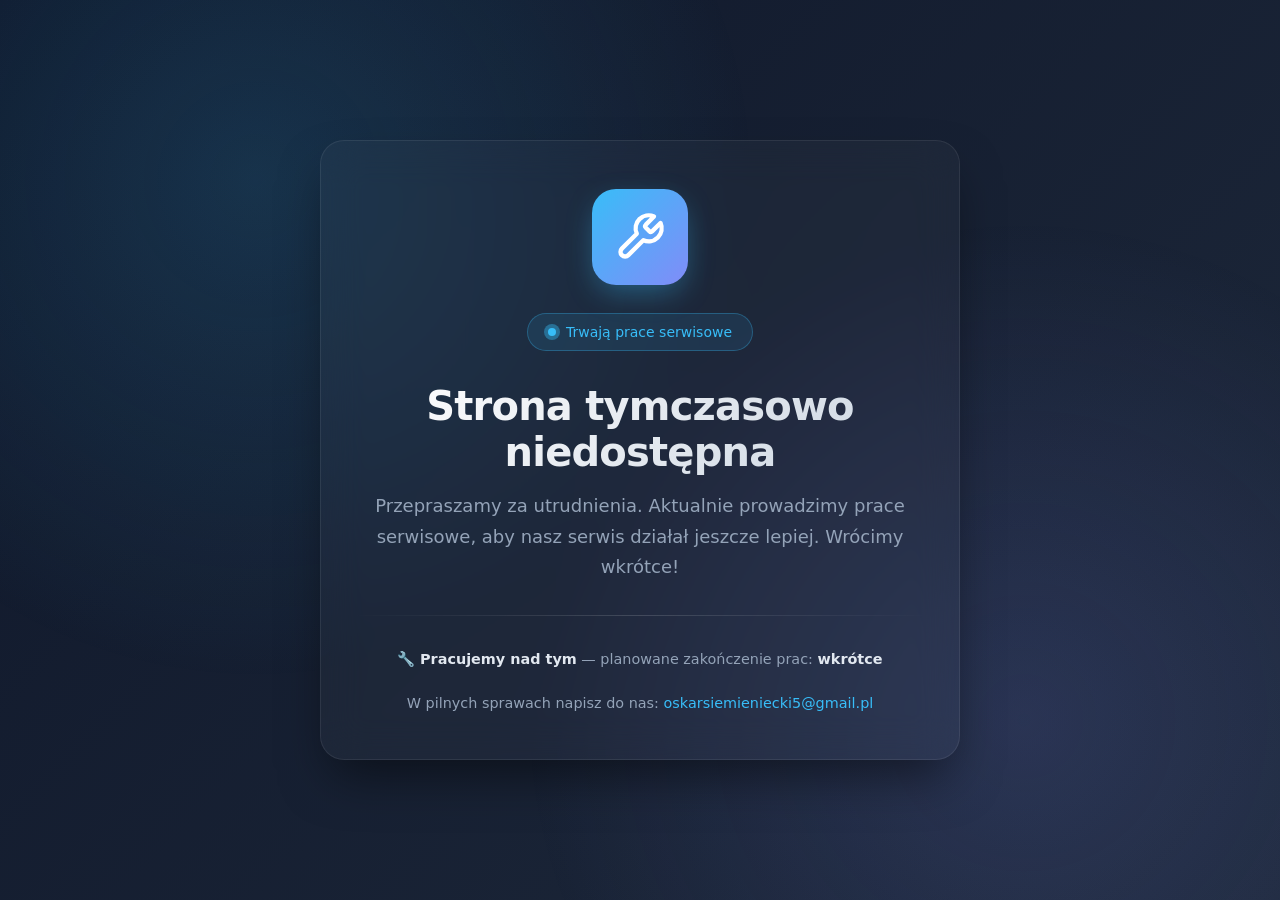
<file: awaria.html>
<!DOCTYPE html>
<html lang="pl">
<head>
    <meta charset="UTF-8">
    <meta name="viewport" content="width=device-width, initial-scale=1.0">
    <meta name="robots" content="noindex, nofollow">
    <title>Prace serwisowe — Strona tymczasowo niedostępna</title>
    <style>
        * {
            margin: 0;
            padding: 0;
            box-sizing: border-box;
        }

        :root {
            --bg-1: #0f172a;
            --bg-2: #1e293b;
            --accent: #38bdf8;
            --accent-2: #818cf8;
            --text: #e2e8f0;
            --text-muted: #94a3b8;
        }

        body {
            font-family: 'Segoe UI', system-ui, -apple-system, sans-serif;
            background: linear-gradient(135deg, var(--bg-1) 0%, var(--bg-2) 100%);
            color: var(--text);
            min-height: 100vh;
            display: flex;
            align-items: center;
            justify-content: center;
            padding: 20px;
            overflow: hidden;
        }

        /* Delikatne tło z animacją */
        body::before {
            content: '';
            position: fixed;
            inset: 0;
            background:
                radial-gradient(circle at 20% 20%, rgba(56, 189, 248, 0.15), transparent 40%),
                radial-gradient(circle at 80% 80%, rgba(129, 140, 248, 0.15), transparent 40%);
            pointer-events: none;
            z-index: 0;
        }

        .container {
            position: relative;
            z-index: 1;
            max-width: 640px;
            width: 100%;
            text-align: center;
            padding: 48px 32px;
            background: rgba(255, 255, 255, 0.03);
            border: 1px solid rgba(255, 255, 255, 0.08);
            border-radius: 24px;
            backdrop-filter: blur(20px);
            box-shadow: 0 25px 50px -12px rgba(0, 0, 0, 0.5);
            animation: fadeIn 0.8s ease-out;
        }

        @keyframes fadeIn {
            from { opacity: 0; transform: translateY(20px); }
            to { opacity: 1; transform: translateY(0); }
        }

        .icon {
            width: 96px;
            height: 96px;
            margin: 0 auto 28px;
            display: flex;
            align-items: center;
            justify-content: center;
            background: linear-gradient(135deg, var(--accent), var(--accent-2));
            border-radius: 24px;
            box-shadow: 0 10px 30px -5px rgba(56, 189, 248, 0.4);
            animation: pulse 2.5s ease-in-out infinite;
        }

        @keyframes pulse {
            0%, 100% { transform: scale(1); box-shadow: 0 10px 30px -5px rgba(56, 189, 248, 0.4); }
            50% { transform: scale(1.05); box-shadow: 0 15px 40px -5px rgba(56, 189, 248, 0.6); }
        }

        .icon svg {
            width: 52px;
            height: 52px;
            stroke: #fff;
            fill: none;
            stroke-width: 2;
            stroke-linecap: round;
            stroke-linejoin: round;
        }

        h1 {
            font-size: clamp(1.75rem, 5vw, 2.5rem);
            font-weight: 700;
            margin-bottom: 16px;
            background: linear-gradient(135deg, #fff 0%, #cbd5e1 100%);
            -webkit-background-clip: text;
            -webkit-text-fill-color: transparent;
            background-clip: text;
            letter-spacing: -0.02em;
        }

        .subtitle {
            font-size: clamp(1rem, 2.5vw, 1.125rem);
            color: var(--text-muted);
            line-height: 1.7;
            margin-bottom: 32px;
        }

        .status {
            display: inline-flex;
            align-items: center;
            gap: 10px;
            padding: 10px 20px;
            background: rgba(56, 189, 248, 0.1);
            border: 1px solid rgba(56, 189, 248, 0.3);
            border-radius: 999px;
            font-size: 0.875rem;
            font-weight: 500;
            color: var(--accent);
            margin-bottom: 32px;
        }

        .status-dot {
            width: 8px;
            height: 8px;
            background: var(--accent);
            border-radius: 50%;
            position: relative;
        }

        .status-dot::after {
            content: '';
            position: absolute;
            inset: -4px;
            border-radius: 50%;
            background: var(--accent);
            opacity: 0.4;
            animation: ping 1.8s cubic-bezier(0, 0, 0.2, 1) infinite;
        }

        @keyframes ping {
            75%, 100% { transform: scale(2); opacity: 0; }
        }

        .divider {
            height: 1px;
            background: linear-gradient(90deg, transparent, rgba(255,255,255,0.15), transparent);
            margin: 32px 0;
        }

        .info {
            font-size: 0.9rem;
            color: var(--text-muted);
            line-height: 1.6;
        }

        .info strong {
            color: var(--text);
            font-weight: 600;
        }

        .contact {
            margin-top: 24px;
            font-size: 0.9rem;
            color: var(--text-muted);
        }

        .contact a {
            color: var(--accent);
            text-decoration: none;
            font-weight: 500;
            transition: opacity 0.2s;
        }

        .contact a:hover {
            opacity: 0.8;
            text-decoration: underline;
        }

        @media (max-width: 480px) {
            .container {
                padding: 32px 20px;
                border-radius: 20px;
            }
            .icon {
                width: 80px;
                height: 80px;
            }
            .icon svg {
                width: 44px;
                height: 44px;
            }
        }
    </style>
</head>
<body>
    <main class="container">
        <div class="icon" aria-hidden="true">
            <svg viewBox="0 0 24 24">
                <path d="M14.7 6.3a1 1 0 0 0 0 1.4l1.6 1.6a1 1 0 0 0 1.4 0l3.77-3.77a6 6 0 0 1-7.94 7.94l-6.91 6.91a2.12 2.12 0 0 1-3-3l6.91-6.91a6 6 0 0 1 7.94-7.94l-3.76 3.76z"/>
            </svg>
        </div>

        <div class="status">
            <span class="status-dot"></span>
            Trwają prace serwisowe
        </div>

        <h1>Strona tymczasowo niedostępna</h1>

        <p class="subtitle">
            Przepraszamy za utrudnienia. Aktualnie prowadzimy prace serwisowe,
            aby nasz serwis działał jeszcze lepiej. Wrócimy wkrótce!
        </p>

        <div class="divider"></div>

        <p class="info">
            🔧 <strong>Pracujemy nad tym</strong> — planowane zakończenie prac:
            <strong>wkrótce</strong>
        </p>

        <p class="contact">
            W pilnych sprawach napisz do nas:
            <a href="mailto:oskarsiemieniecki5@gmail.pl">oskarsiemieniecki5@gmail.pl</a>
        </p>
    </main>
</body>
</html>
</file>
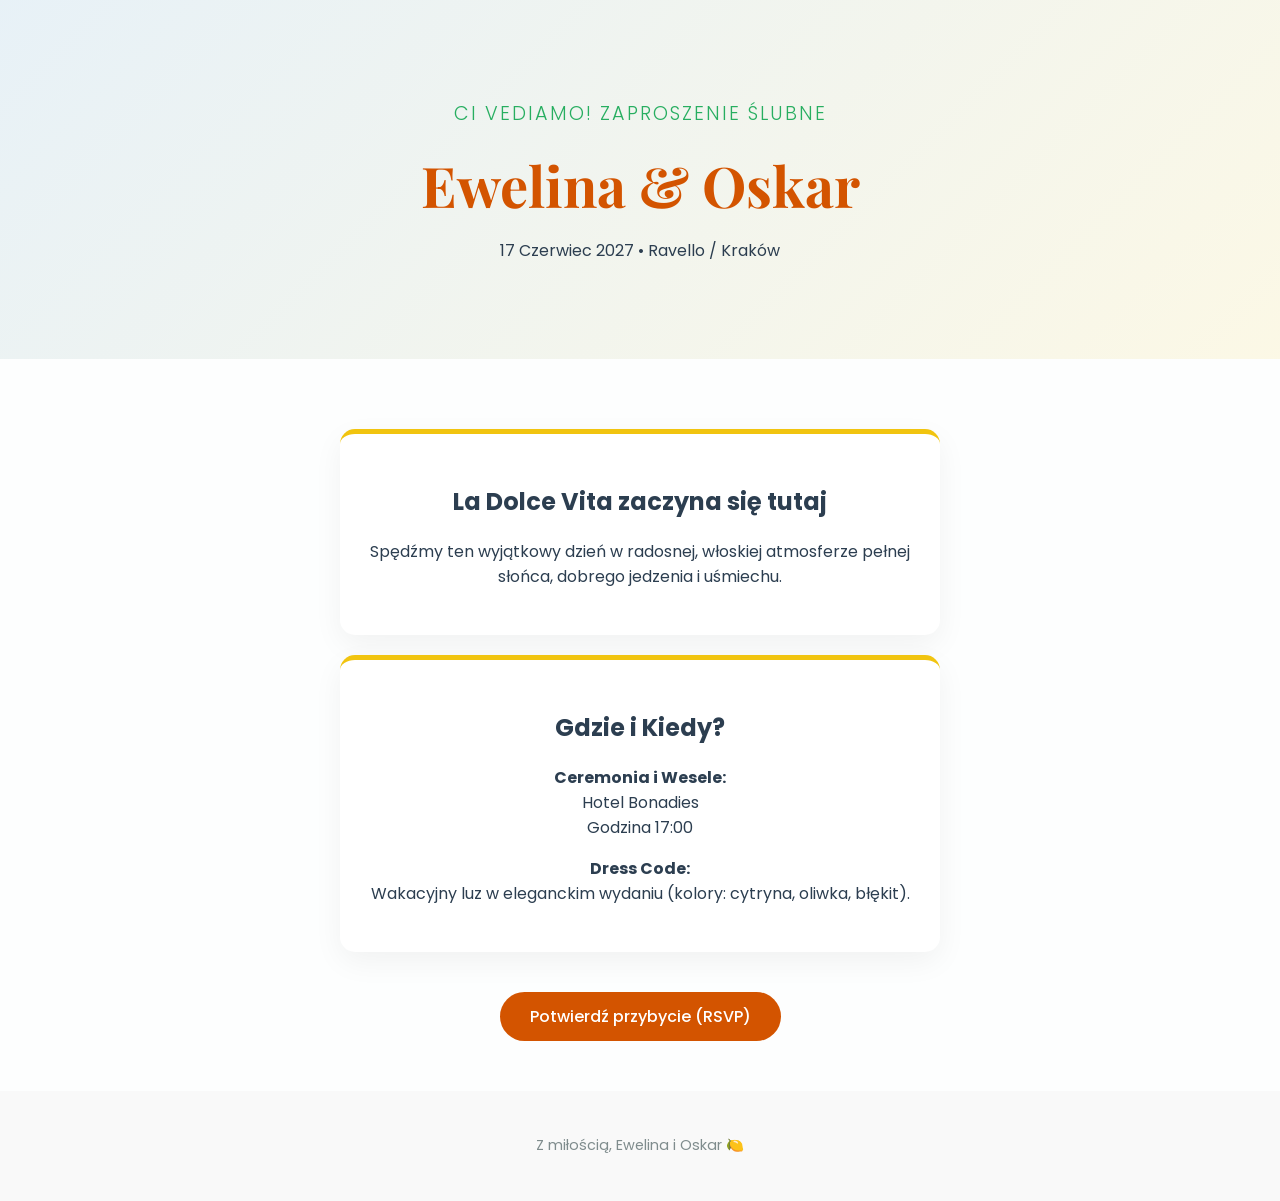
<file: gemini-code-1786996052290.html>
<!DOCTYPE html>
<html lang="pl">
<head>
    <meta charset="UTF-8">
    <meta name="viewport" content="width=device-width, initial-scale=1.0">
    <title>Ewelina & Oskar - Włoskie Wesele</title>
    <link href="https://fonts.googleapis.com/css2?family=Playfair+Display:ital,wght@0,400;0,700;1,400&family=Poppins:wght@300;400;500&display=swap" rel="stylesheet">
    <style>
        :root {
            --primary-yellow: #F1C40F;
            --olive-green: #27AE60;
            --sea-blue: #2980B9;
            --bg-color: #FDFEFE;
            --text-dark: #2C3E50;
            --terracotta: #D35400;
        }

        body {
            margin: 0;
            padding: 0;
            font-family: 'Poppins', sans-serif;
            background-color: var(--bg-color);
            color: var(--text-dark);
            text-align: center;
        }

        header {
            padding: 80px 20px;
            background: linear-gradient(135deg, rgba(41, 128, 185, 0.1), rgba(241, 196, 15, 0.1));
        }

        h1 {
            font-family: 'Playfair Display', serif;
            font-size: 3.5rem;
            margin: 10px 0;
            color: var(--terracotta);
        }

        .subtitle {
            font-size: 1.2rem;
            font-weight: 300;
            letter-spacing: 2px;
            text-transform: uppercase;
            color: var(--olive-green);
        }

        section {
            padding: 50px 20px;
            max-width: 600px;
            margin: 0 auto;
        }

        .details-box {
            background: white;
            border-radius: 15px;
            padding: 30px;
            box-shadow: 0 10px 30px rgba(0,0,0,0.05);
            margin: 20px 0;
            border-top: 5px solid var(--primary-yellow);
        }

        .btn {
            display: inline-block;
            background-color: var(--terracotta);
            color: white;
            padding: 12px 30px;
            border-radius: 30px;
            text-decoration: none;
            font-weight: 500;
            margin-top: 20px;
            transition: background 0.3s;
        }

        .btn:hover {
            background-color: #b94600;
        }

        footer {
            font-size: 0.9rem;
            color: #7f8c8d;
            padding: 30px;
            background-color: #f9f9f9;
        }
    </style>
</head>
<body>

    <header>
        <p class="subtitle">Ci Vediamo! Zaproszenie Ślubne</p>
        <h1>Ewelina & Oskar</h1>
        <p>17 Czerwiec 2027 • Ravello / Kraków</p>
    </header>

    <section>
        <div class="details-box">
            <h2>La Dolce Vita zaczyna się tutaj</h2>
            <p>Spędźmy ten wyjątkowy dzień w radosnej, włoskiej atmosferze pełnej słońca, dobrego jedzenia i uśmiechu.</p>
        </div>

        <div class="details-box">
            <h2>Gdzie i Kiedy?</h2>
            <p><strong>Ceremonia i Wesele:</strong><br>Hotel Bonadies<br>Godzina 17:00</p>
            <p><strong>Dress Code:</strong><br>Wakacyjny luz w eleganckim wydaniu (kolory: cytryna, oliwka, błękit).</p>
        </div>

        <a href="#rsvp" class="btn">Potwierdź przybycie (RSVP)</a>
    </section>

    <footer>
        <p>Z miłością, Ewelina i Oskar 🍋</p>
    </footer>

</body>
</html>
</file>
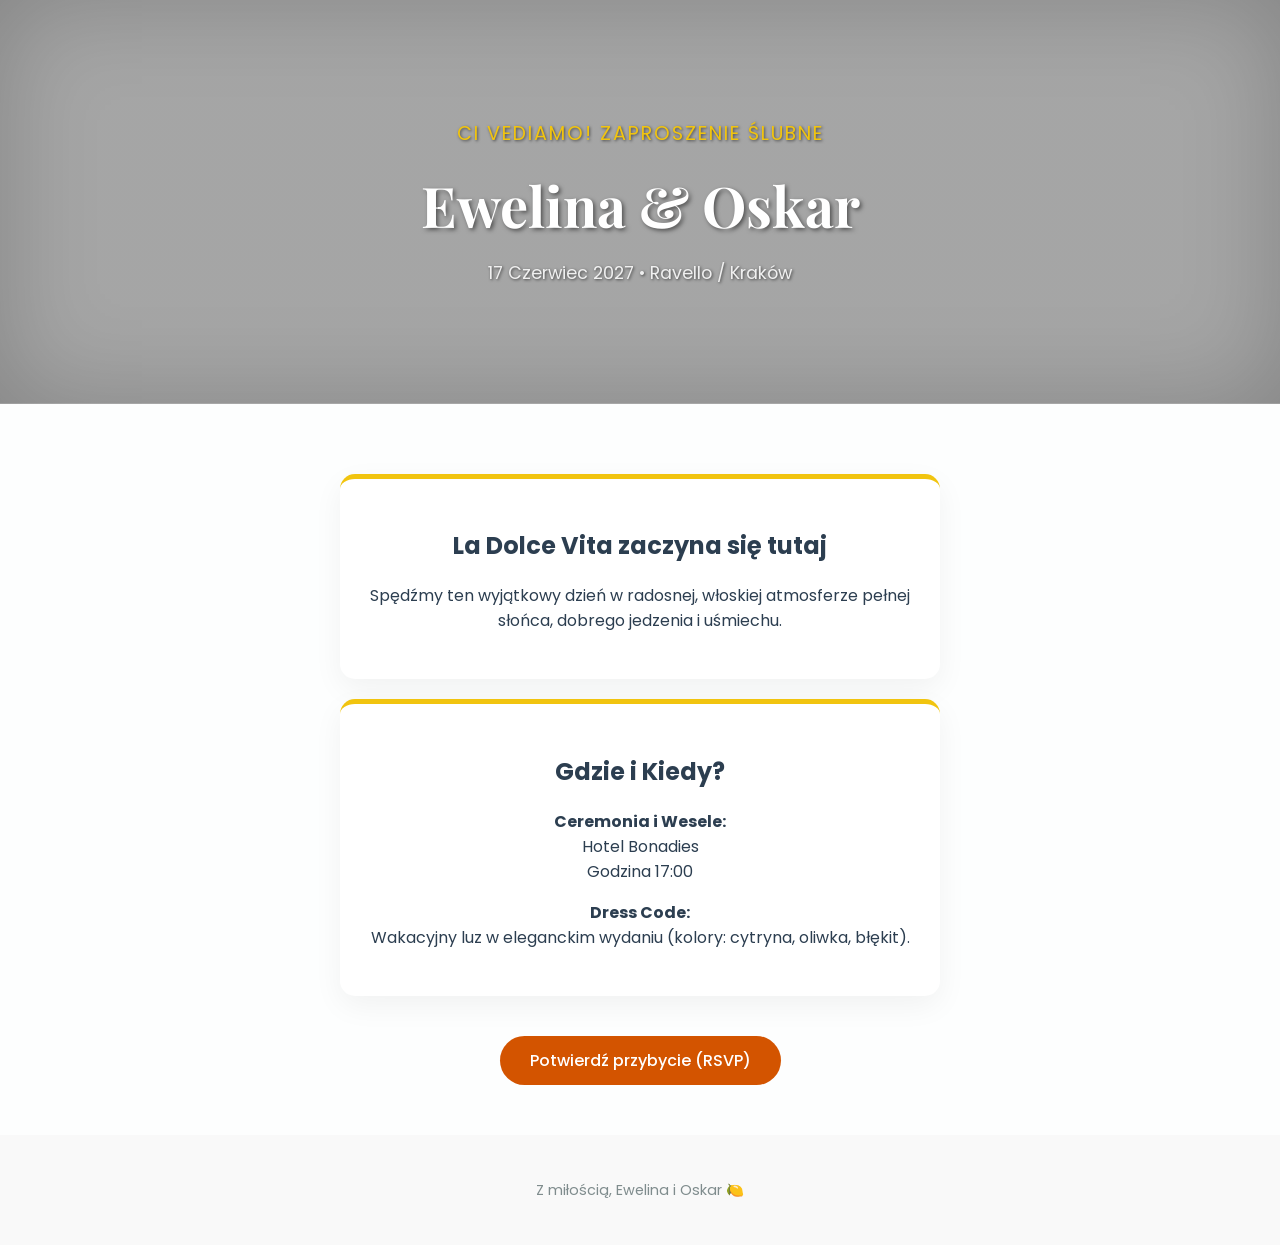
<file: gemini-code-3.html>
<!DOCTYPE html>
<html lang="pl">
<head>
    <meta charset="UTF-8">
    <meta name="viewport" content="width=device-width, initial-scale=1.0">
    <title>Ewelina & Oskar - Włoskie Wesele</title>
    <link href="https://fonts.googleapis.com/css2?family=Playfair+Display:ital,wght@0,400;0,700;1,400&family=Poppins:wght@300;400;500&display=swap" rel="stylesheet">
    <style>
        :root {
            --primary-yellow: #F1C40F;
            --olive-green: #27AE60;
            --sea-blue: #2980B9;
            --bg-color: #FDFEFE;
            --text-dark: #2C3E50;
            --terracotta: #D35400;
        }

        body {
            margin: 0;
            padding: 0;
            font-family: 'Poppins', sans-serif;
            background-color: var(--bg-color);
            color: var(--text-dark);
            text-align: center;
        }

        header {
            padding: 100px 20px;
            background: linear-gradient(rgba(0, 0, 0, 0.35), rgba(0, 0, 0, 0.35)), 
                        url('https://images.unsplash.com/photo-1516483638261-f4dbaf036963?auto=format&fit=crop&w=1600&q=80');
            background-size: cover;
            background-position: center;
            color: white;
            box-shadow: inset 0 0 100px rgba(0, 0, 0, 0.2);
        }

        h1 {
            font-family: 'Playfair Display', serif;
            font-size: 3.5rem;
            margin: 10px 0;
            color: #ffffff;
            text-shadow: 2px 2px 4px rgba(0, 0, 0, 0.5);
        }

        .subtitle {
            font-size: 1.2rem;
            font-weight: 400;
            letter-spacing: 2px;
            text-transform: uppercase;
            color: var(--primary-yellow);
            text-shadow: 1px 1px 3px rgba(0, 0, 0, 0.6);
        }

        header p:last-child {
            font-size: 1.1rem;
            color: #f0f0f0;
            text-shadow: 1px 1px 3px rgba(0, 0, 0, 0.6);
        }

        section {
            padding: 50px 20px;
            max-width: 600px;
            margin: 0 auto;
        }

        .details-box {
            background: white;
            border-radius: 15px;
            padding: 30px;
            box-shadow: 0 10px 30px rgba(0,0,0,0.05);
            margin: 20px 0;
            border-top: 5px solid var(--primary-yellow);
        }

        .btn {
            display: inline-block;
            background-color: var(--terracotta);
            color: white;
            padding: 12px 30px;
            border-radius: 30px;
            text-decoration: none;
            font-weight: 500;
            margin-top: 20px;
            transition: background 0.3s;
        }

        .btn:hover {
            background-color: #b94600;
        }

        footer {
            font-size: 0.9rem;
            color: #7f8c8d;
            padding: 30px;
            background-color: #f9f9f9;
        }
    </style>
</head>
<body>

    <header>
        <p class="subtitle">Ci Vediamo! Zaproszenie Ślubne</p>
        <h1>Ewelina & Oskar</h1>
        <p>17 Czerwiec 2027 • Ravello / Kraków</p>
    </header>

    <section>
        <div class="details-box">
            <h2>La Dolce Vita zaczyna się tutaj</h2>
            <p>Spędźmy ten wyjątkowy dzień w radosnej, włoskiej atmosferze pełnej słońca, dobrego jedzenia i uśmiechu.</p>
        </div>

        <div class="details-box">
            <h2>Gdzie i Kiedy?</h2>
            <p><strong>Ceremonia i Wesele:</strong><br>Hotel Bonadies<br>Godzina 17:00</p>
            <p><strong>Dress Code:</strong><br>Wakacyjny luz w eleganckim wydaniu (kolory: cytryna, oliwka, błękit).</p>
        </div>

        <a href="#rsvp" class="btn">Potwierdź przybycie (RSVP)</a>
    </section>

    <footer>
        <p>Z miłością, Ewelina i Oskar 🍋</p>
    </footer>

</body>
</html>
</file>
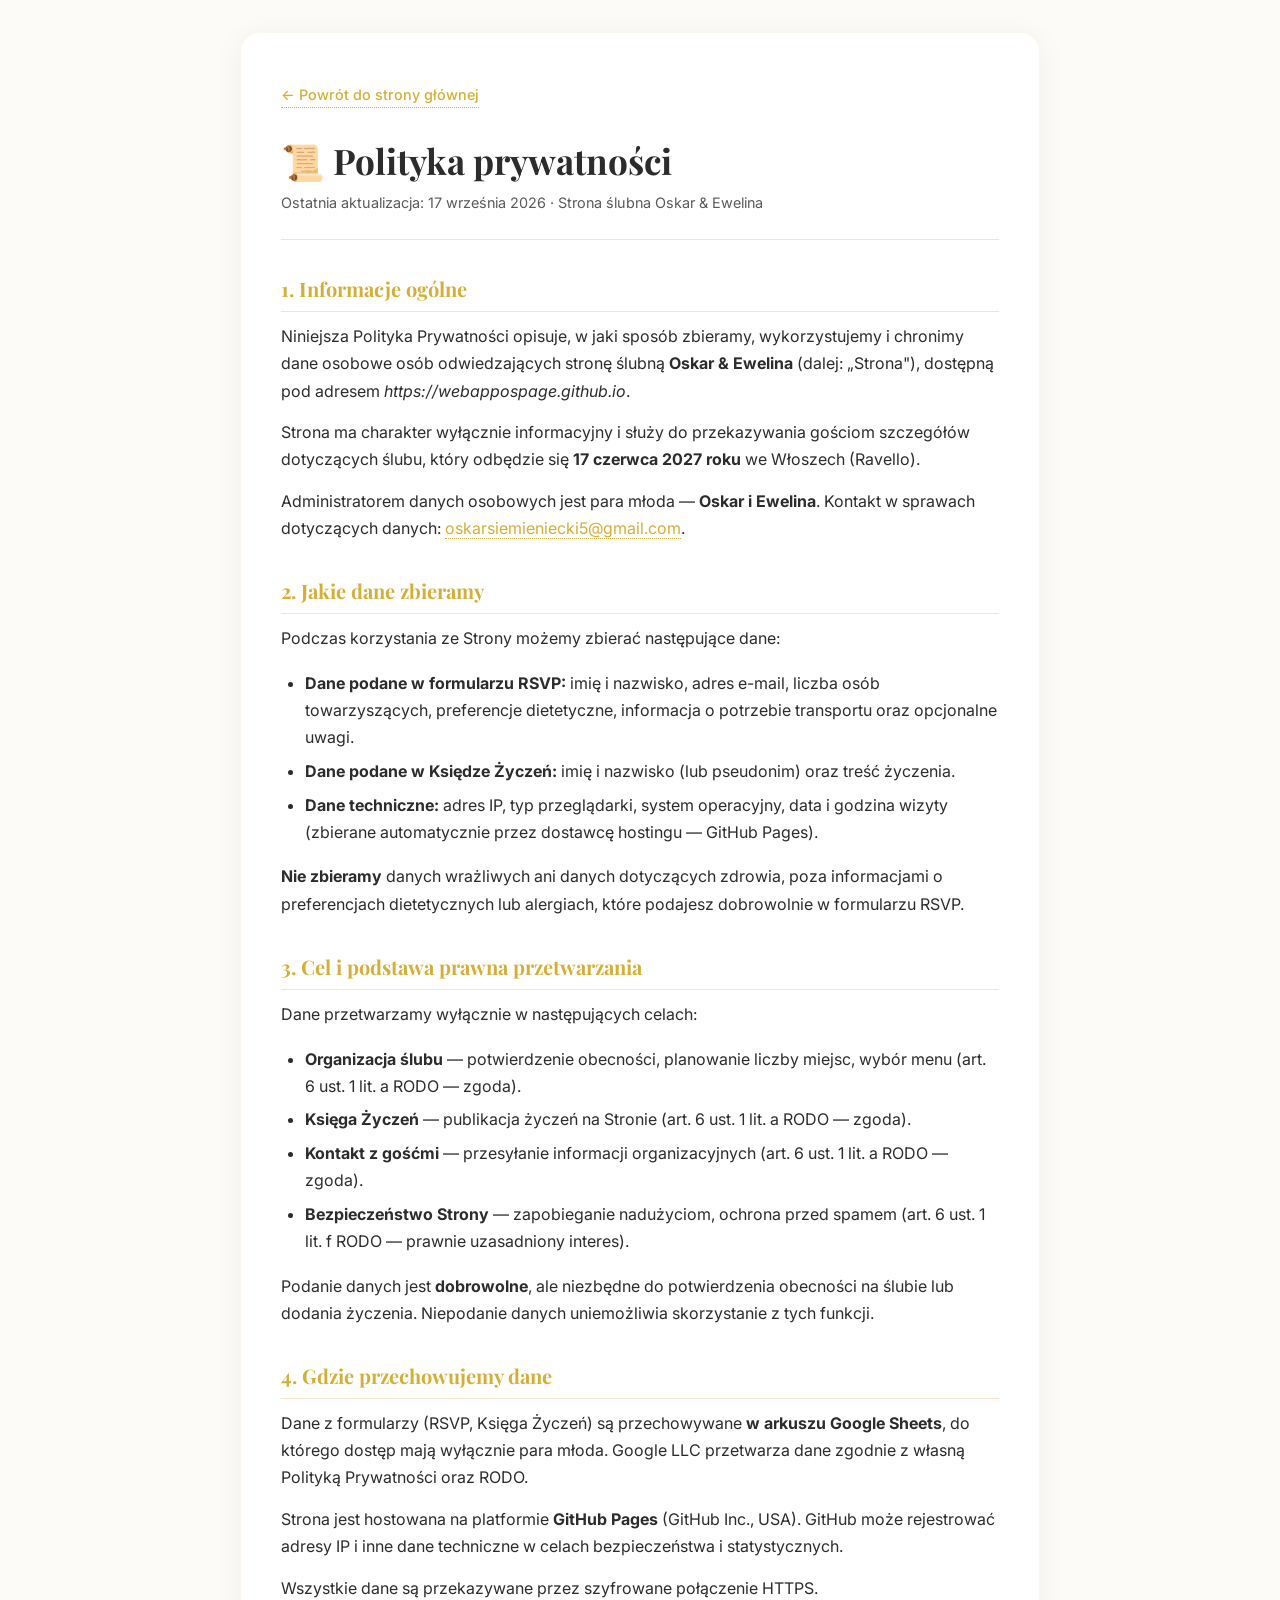
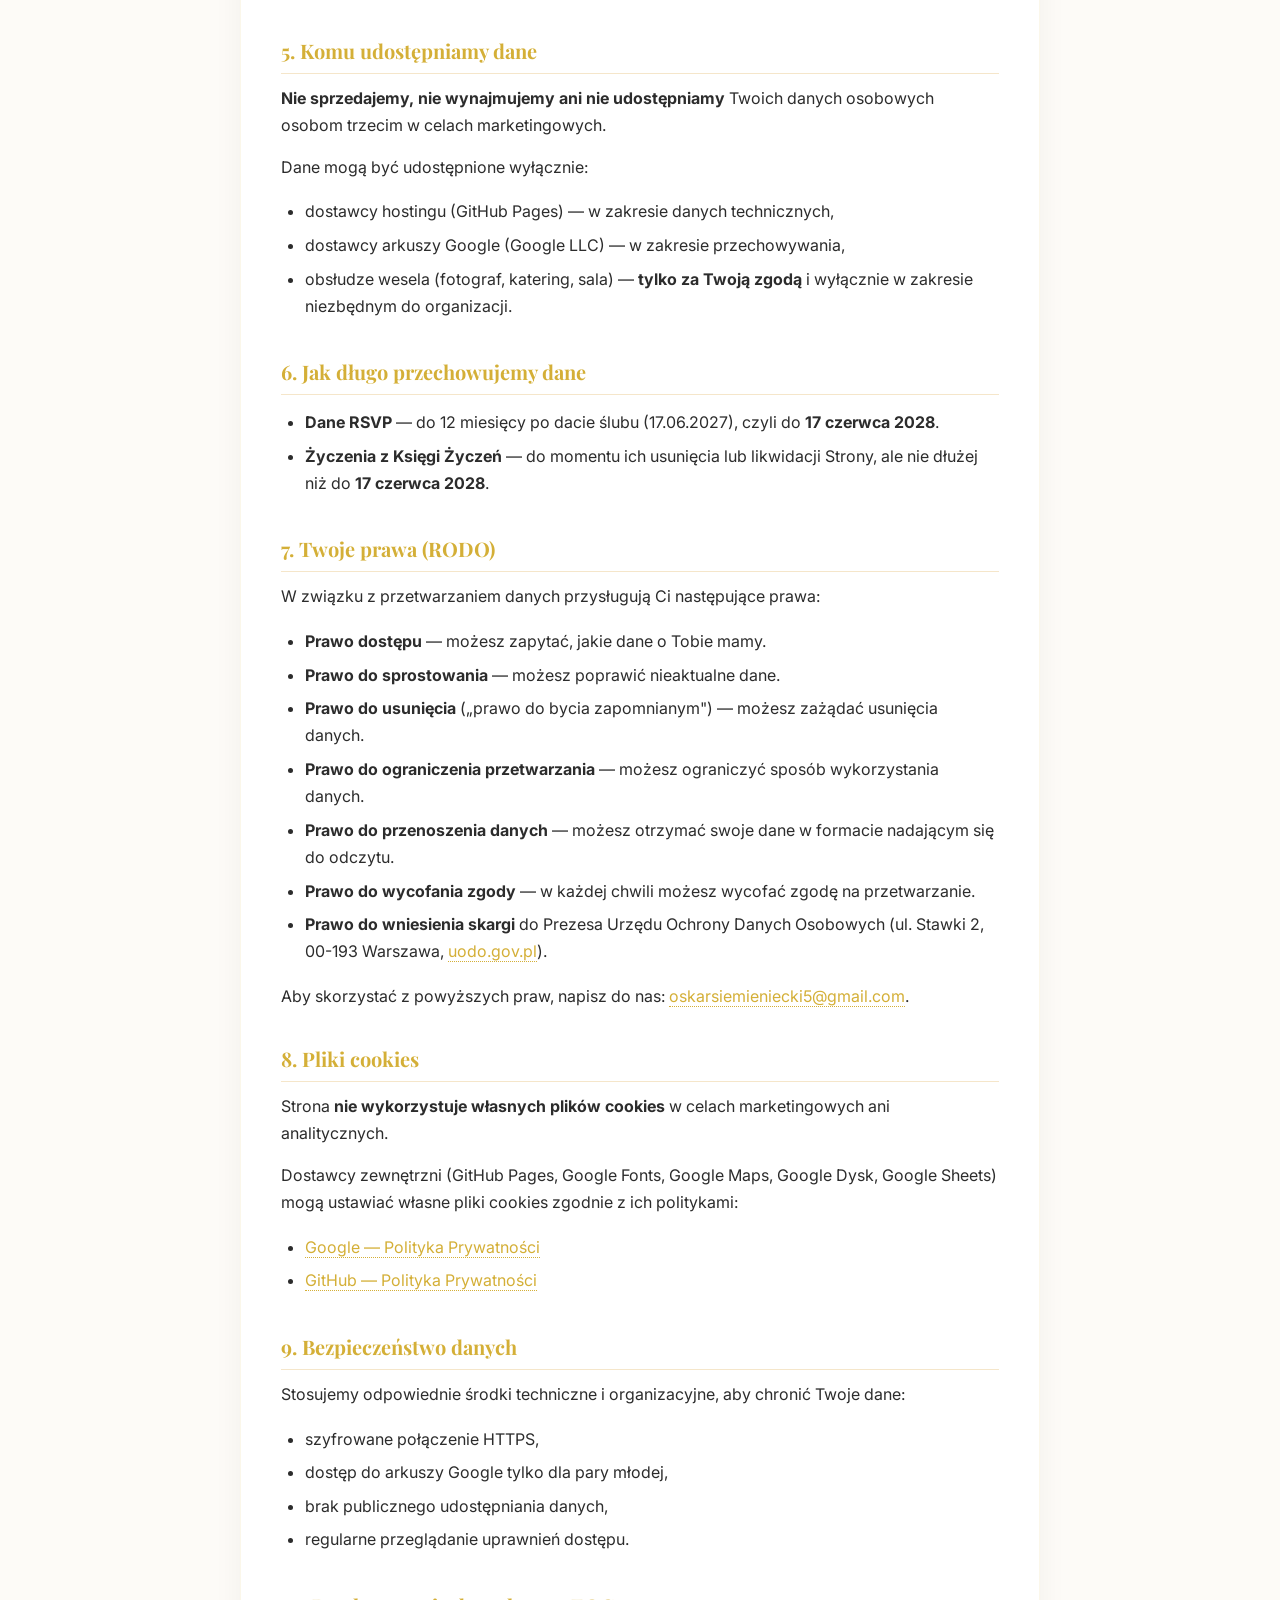
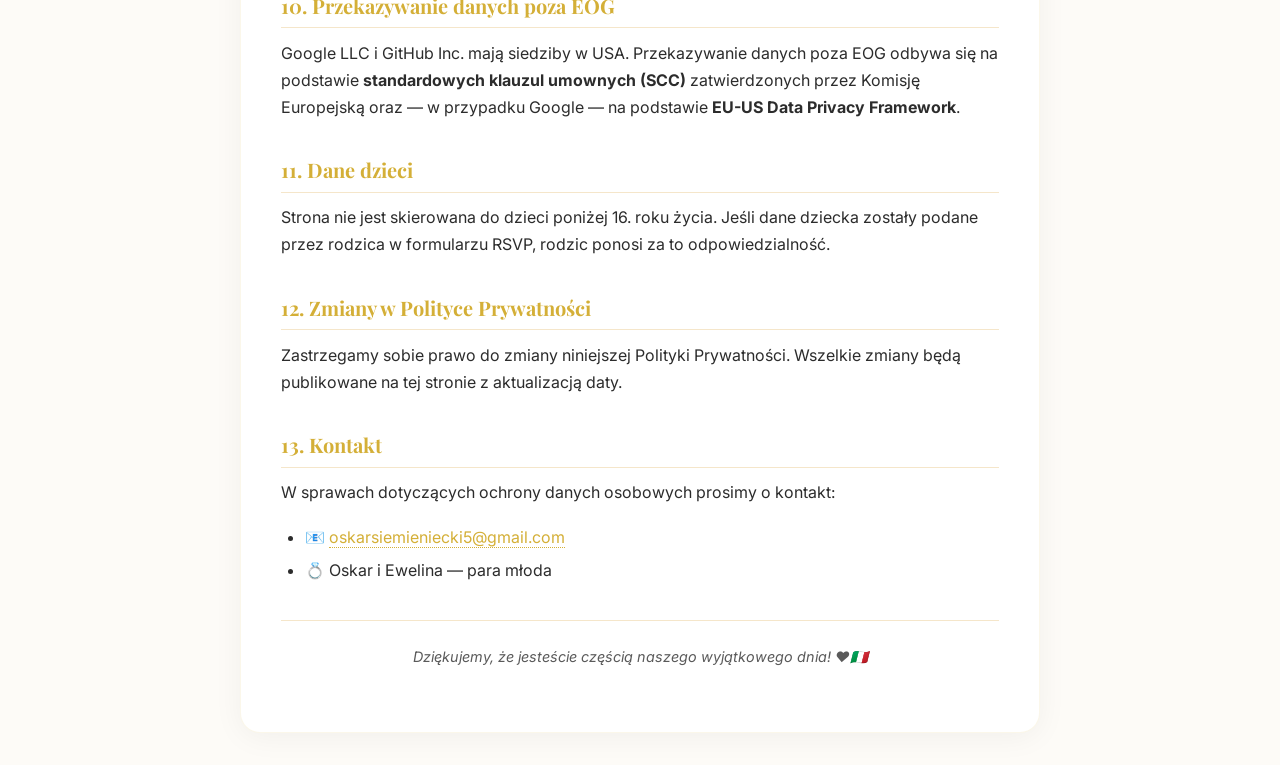
<file: privacy.html>
<!DOCTYPE html>
<html lang="pl">
<head>
    <meta charset="UTF-8">
    <meta name="viewport" content="width=device-width, initial-scale=1.0">
    <title>Polityka prywatności | Oskar & Ewelina</title>
    <meta name="description" content="Polityka prywatności strony ślubnej Oskar & Ewelina.">
    
    <link href="https://fonts.googleapis.com/css2?family=Playfair+Display:ital,wght@0,400;0,600;0,700;1,400&family=Inter:wght@300;400;500;600&display=swap" rel="stylesheet">
    
    <style>
        :root {
            --white: #FFFFFF;
            --cream: #FDFBF7;
            --gold-matte: #D4AF37;
            --gold-light: #F5E6CA;
            --dark: #2C2C2C;
            --text-light: #5A5A5A;
            --font-serif: 'Playfair Display', serif;
            --font-sans: 'Inter', sans-serif;
            --radius: 12px;
        }

        * {
            margin: 0;
            padding: 0;
            box-sizing: border-box;
        }

        body {
            font-family: var(--font-sans);
            color: var(--dark);
            background: var(--cream);
            line-height: 1.7;
            padding: 2rem 1rem;
        }

        .container {
            max-width: 800px;
            margin: 0 auto;
            background: var(--white);
            padding: 3rem 2.5rem;
            border-radius: 20px;
            box-shadow: 0 4px 30px rgba(0, 0, 0, 0.05);
            border: 1px solid rgba(212, 175, 55, 0.1);
        }

        .back-link {
            display: inline-block;
            margin-bottom: 2rem;
            color: var(--gold-matte);
            text-decoration: none;
            font-size: 0.9rem;
            font-weight: 500;
            transition: color 0.2s ease;
        }

        .back-link:hover {
            color: var(--dark);
        }

        h1 {
            font-family: var(--font-serif);
            font-size: 2.2rem;
            color: var(--dark);
            margin-bottom: 0.5rem;
            line-height: 1.2;
        }

        .subtitle {
            color: var(--text-light);
            font-size: 0.9rem;
            margin-bottom: 2rem;
            padding-bottom: 1.5rem;
            border-bottom: 1px solid var(--gold-light);
        }

        h3 {
            font-family: var(--font-serif);
            font-size: 1.25rem;
            color: var(--gold-matte);
            margin-top: 2rem;
            margin-bottom: 0.7rem;
            padding-bottom: 0.3rem;
            border-bottom: 1px solid var(--gold-light);
        }

        p {
            margin-bottom: 0.9rem;
        }

        ul {
            padding-left: 1.5rem;
            margin-bottom: 0.9rem;
        }

        ul li {
            padding: 0.2rem 0;
        }

        strong {
            color: var(--dark);
        }

        a {
            color: var(--gold-matte);
            text-decoration: none;
            border-bottom: 1px dotted var(--gold-matte);
            transition: color 0.2s ease;
        }

        a:hover {
            color: var(--dark);
            border-bottom-style: solid;
        }

        .footer-note {
            text-align: center;
            margin-top: 2rem;
            padding-top: 1.5rem;
            border-top: 1px solid var(--gold-light);
            font-style: italic;
            color: var(--text-light);
            font-size: 0.9rem;
        }

        @media (max-width: 600px) {
            body {
                padding: 1rem 0.5rem;
            }
            .container {
                padding: 2rem 1.2rem;
            }
            h1 {
                font-size: 1.6rem;
            }
            h3 {
                font-size: 1.1rem;
            }
        }
    </style>
</head>
<body>

    <div class="container">

        <a href="index.html" class="back-link">← Powrót do strony głównej</a>

        <h1>📜 Polityka prywatności</h1>
        <p class="subtitle">
            Ostatnia aktualizacja: 17 września 2026 · 
            Strona ślubna Oskar & Ewelina
        </p>

        <h3>1. Informacje ogólne</h3>
        <p>
            Niniejsza Polityka Prywatności opisuje, w jaki sposób zbieramy, 
            wykorzystujemy i chronimy dane osobowe osób odwiedzających stronę ślubną 
            <strong>Oskar & Ewelina</strong> (dalej: „Strona"), dostępną pod adresem 
            <em>https://webappospage.github.io</em>.
        </p>
        <p>
            Strona ma charakter wyłącznie informacyjny i służy do przekazywania gościom 
            szczegółów dotyczących ślubu, który odbędzie się 
            <strong>17 czerwca 2027 roku</strong> we Włoszech (Ravello).
        </p>
        <p>
            Administratorem danych osobowych jest para młoda — 
            <strong>Oskar i Ewelina</strong>. Kontakt w sprawach dotyczących danych: 
            <a href="mailto:oskarsiemieniecki5@gmail.com">oskarsiemieniecki5@gmail.com</a>.
        </p>

        <h3>2. Jakie dane zbieramy</h3>
        <p>Podczas korzystania ze Strony możemy zbierać następujące dane:</p>
        <ul>
            <li><strong>Dane podane w formularzu RSVP:</strong> imię i nazwisko, 
                adres e-mail, liczba osób towarzyszących, preferencje dietetyczne, 
                informacja o potrzebie transportu oraz opcjonalne uwagi.</li>
            <li><strong>Dane podane w Księdze Życzeń:</strong> imię i nazwisko (lub pseudonim) 
                oraz treść życzenia.</li>
            <li><strong>Dane techniczne:</strong> adres IP, typ przeglądarki, system operacyjny, 
                data i godzina wizyty (zbierane automatycznie przez dostawcę hostingu — GitHub Pages).</li>
        </ul>
        <p>
            <strong>Nie zbieramy</strong> danych wrażliwych ani danych dotyczących zdrowia, 
            poza informacjami o preferencjach dietetycznych lub alergiach, które podajesz 
            dobrowolnie w formularzu RSVP.
        </p>

        <h3>3. Cel i podstawa prawna przetwarzania</h3>
        <p>Dane przetwarzamy wyłącznie w następujących celach:</p>
        <ul>
            <li><strong>Organizacja ślubu</strong> — potwierdzenie obecności, planowanie liczby miejsc, wybór menu (art. 6 ust. 1 lit. a RODO — zgoda).</li>
            <li><strong>Księga Życzeń</strong> — publikacja życzeń na Stronie (art. 6 ust. 1 lit. a RODO — zgoda).</li>
            <li><strong>Kontakt z gośćmi</strong> — przesyłanie informacji organizacyjnych (art. 6 ust. 1 lit. a RODO — zgoda).</li>
            <li><strong>Bezpieczeństwo Strony</strong> — zapobieganie nadużyciom, ochrona przed spamem (art. 6 ust. 1 lit. f RODO — prawnie uzasadniony interes).</li>
        </ul>
        <p>
            Podanie danych jest <strong>dobrowolne</strong>, ale niezbędne do potwierdzenia 
            obecności na ślubie lub dodania życzenia. Niepodanie danych uniemożliwia 
            skorzystanie z tych funkcji.
        </p>

        <h3>4. Gdzie przechowujemy dane</h3>
        <p>
            Dane z formularzy (RSVP, Księga Życzeń) są przechowywane 
            <strong>w arkuszu Google Sheets</strong>, do którego dostęp mają wyłącznie 
            para młoda. Google LLC przetwarza dane zgodnie z własną Polityką Prywatności 
            oraz RODO.
        </p>
        <p>
            Strona jest hostowana na platformie <strong>GitHub Pages</strong> (GitHub Inc., USA). 
            GitHub może rejestrować adresy IP i inne dane techniczne w celach 
            bezpieczeństwa i statystycznych.
        </p>
        <p>
            Wszystkie dane są przekazywane przez szyfrowane połączenie HTTPS.
        </p>

        <h3>5. Komu udostępniamy dane</h3>
        <p>
            <strong>Nie sprzedajemy, nie wynajmujemy ani nie udostępniamy</strong> Twoich 
            danych osobowych osobom trzecim w celach marketingowych.
        </p>
        <p>Dane mogą być udostępnione wyłącznie:</p>
        <ul>
            <li>dostawcy hostingu (GitHub Pages) — w zakresie danych technicznych,</li>
            <li>dostawcy arkuszy Google (Google LLC) — w zakresie przechowywania,</li>
            <li>obsłudze wesela (fotograf, katering, sala) — <strong>tylko za Twoją zgodą</strong> i wyłącznie w zakresie niezbędnym do organizacji.</li>
        </ul>

        <h3>6. Jak długo przechowujemy dane</h3>
        <ul>
            <li><strong>Dane RSVP</strong> — do 12 miesięcy po dacie ślubu (17.06.2027), czyli do <strong>17 czerwca 2028</strong>.</li>
            <li><strong>Życzenia z Księgi Życzeń</strong> — do momentu ich usunięcia lub likwidacji Strony, ale nie dłużej niż do <strong>17 czerwca 2028</strong>.</li>
        </ul>

        <h3>7. Twoje prawa (RODO)</h3>
        <p>W związku z przetwarzaniem danych przysługują Ci następujące prawa:</p>
        <ul>
            <li><strong>Prawo dostępu</strong> — możesz zapytać, jakie dane o Tobie mamy.</li>
            <li><strong>Prawo do sprostowania</strong> — możesz poprawić nieaktualne dane.</li>
            <li><strong>Prawo do usunięcia</strong> („prawo do bycia zapomnianym") — możesz zażądać usunięcia danych.</li>
            <li><strong>Prawo do ograniczenia przetwarzania</strong> — możesz ograniczyć sposób wykorzystania danych.</li>
            <li><strong>Prawo do przenoszenia danych</strong> — możesz otrzymać swoje dane w formacie nadającym się do odczytu.</li>
            <li><strong>Prawo do wycofania zgody</strong> — w każdej chwili możesz wycofać zgodę na przetwarzanie.</li>
            <li><strong>Prawo do wniesienia skargi</strong> do Prezesa Urzędu Ochrony Danych Osobowych (ul. Stawki 2, 00-193 Warszawa, <a href="https://uodo.gov.pl" target="_blank" rel="noopener">uodo.gov.pl</a>).</li>
        </ul>
        <p>
            Aby skorzystać z powyższych praw, napisz do nas: 
            <a href="mailto:oskarsiemieniecki5@gmail.com">oskarsiemieniecki5@gmail.com</a>.
        </p>

        <h3>8. Pliki cookies</h3>
        <p>
            Strona <strong>nie wykorzystuje własnych plików cookies</strong> w celach 
            marketingowych ani analitycznych.
        </p>
        <p>
            Dostawcy zewnętrzni (GitHub Pages, Google Fonts, Google Maps, Google Dysk, Google Sheets) 
            mogą ustawiać własne pliki cookies zgodnie z ich politykami:
        </p>
        <ul>
            <li><a href="https://policies.google.com/privacy" target="_blank" rel="noopener">Google — Polityka Prywatności</a></li>
            <li><a href="https://docs.github.com/en/site-policy/privacy-policies" target="_blank" rel="noopener">GitHub — Polityka Prywatności</a></li>
        </ul>

        <h3>9. Bezpieczeństwo danych</h3>
        <p>
            Stosujemy odpowiednie środki techniczne i organizacyjne, aby chronić Twoje dane:
        </p>
        <ul>
            <li>szyfrowane połączenie HTTPS,</li>
            <li>dostęp do arkuszy Google tylko dla pary młodej,</li>
            <li>brak publicznego udostępniania danych,</li>
            <li>regularne przeglądanie uprawnień dostępu.</li>
        </ul>

        <h3>10. Przekazywanie danych poza EOG</h3>
        <p>
            Google LLC i GitHub Inc. mają siedziby w USA. Przekazywanie danych poza EOG 
            odbywa się na podstawie <strong>standardowych klauzul umownych (SCC)</strong> 
            zatwierdzonych przez Komisję Europejską oraz — w przypadku Google — 
            na podstawie <strong>EU-US Data Privacy Framework</strong>.
        </p>

        <h3>11. Dane dzieci</h3>
        <p>
            Strona nie jest skierowana do dzieci poniżej 16. roku życia. Jeśli dane 
            dziecka zostały podane przez rodzica w formularzu RSVP, rodzic ponosi za to 
            odpowiedzialność.
        </p>

        <h3>12. Zmiany w Polityce Prywatności</h3>
        <p>
            Zastrzegamy sobie prawo do zmiany niniejszej Polityki Prywatności. 
            Wszelkie zmiany będą publikowane na tej stronie z aktualizacją daty.
        </p>

        <h3>13. Kontakt</h3>
        <p>W sprawach dotyczących ochrony danych osobowych prosimy o kontakt:</p>
        <ul>
            <li>📧 <a href="mailto:oskarsiemieniecki5@gmail.com">oskarsiemieniecki5@gmail.com</a></li>
            <li>💍 Oskar i Ewelina — para młoda</li>
        </ul>

        <p class="footer-note">
            Dziękujemy, że jesteście częścią naszego wyjątkowego dnia! ❤️🇮🇹
        </p>

    </div>

</body>
</html>
</file>
